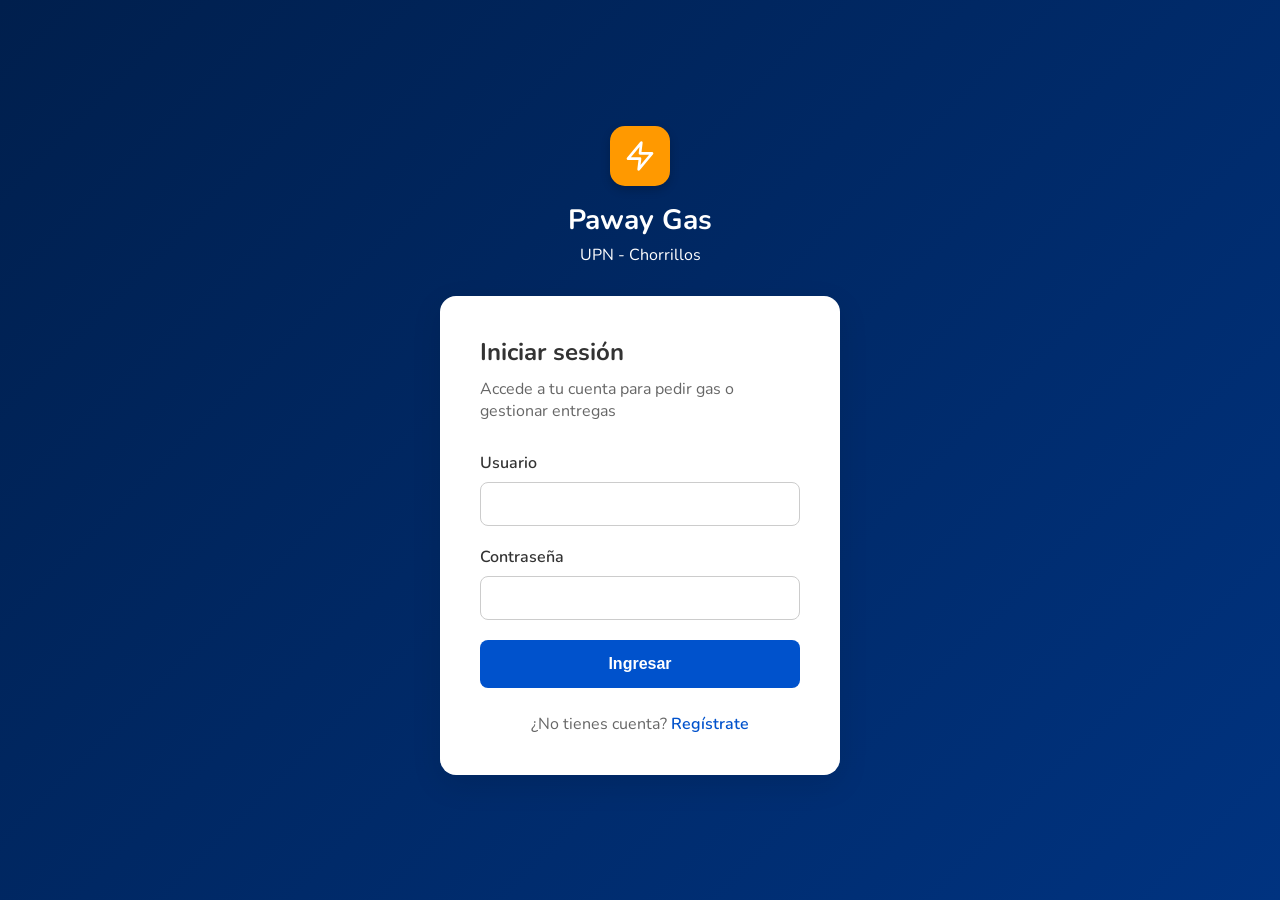
<file: src/main/resources/static/index.html>
<!DOCTYPE html>
<html lang="es">
<head>
    <meta charset="UTF-8">
    <meta name="viewport" content="width=device-width, initial-scale=1.0">
    <title>Paway Gas - Iniciar Sesión</title>
    <link rel="stylesheet" href="style.css">
    <link rel="stylesheet" href="responsive.css">
    <link href="https://fonts.googleapis.com/css2?family=Nunito:wght@400;600;700&display=swap" rel="stylesheet">
</head>
<body class="login-body">
    <div class="login-container">
        <div class="login-header">
            <div class="logo">
                <svg xmlns="http://www.w3.org/2000/svg" width="24" height="24" viewBox="0 0 24 24" fill="none" stroke="white" stroke-width="2" stroke-linecap="round" stroke-linejoin="round" class="feather feather-zap"><polygon points="13 2 3 14 12 14 11 22 21 10 12 10 13 2"></polygon></svg>
            </div>
            <h1>Paway Gas</h1>
            <p>UPN - Chorrillos</p>
        </div>
        <div class="login-form-card">
            <h2>Iniciar sesión</h2>
            <p>Accede a tu cuenta para pedir gas o gestionar entregas</p>
            <form action="#">
                <div class="form-group">
                    <label for="email">Usuario</label>
                    <input type="email" id="email" name="email" required>
                </div>
                <div class="form-group">
                    <label for="password">Contraseña</label>
                    <input type="password" id="password" name="password" required>
                </div>
                <button type="submit" class="btn-login">Ingresar</button>
            </form>
            <div class="register-link">
                <p>¿No tienes cuenta? <a href="#">Regístrate</a></p>
            </div>
        </div>
    </div>
</body>
</html>
</file>
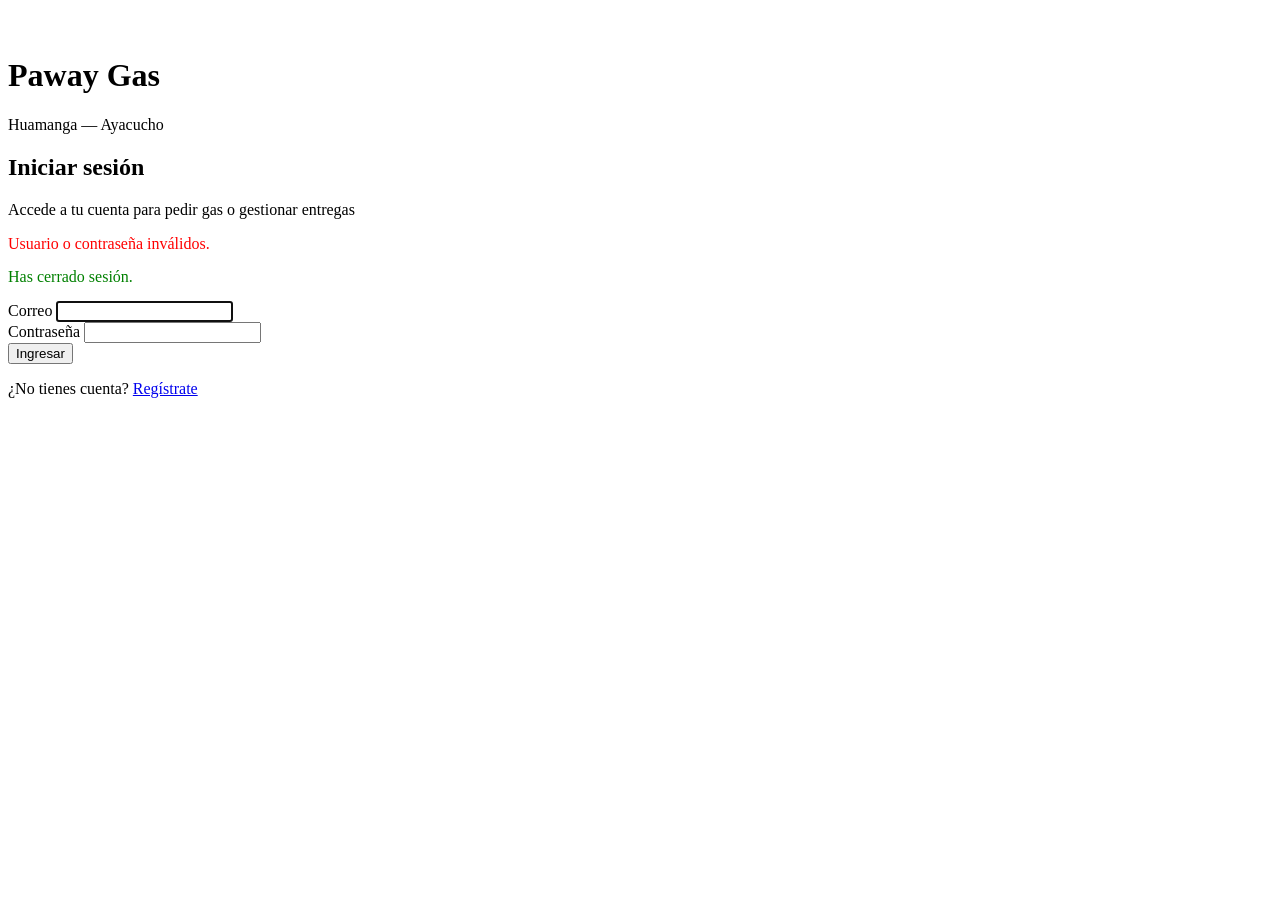
<file: src/main/resources/templates/index.html>
<!DOCTYPE html>
<html lang="es" xmlns:th="http://www.thymeleaf.org">
<head>
    <meta charset="UTF-8">
    <meta name="viewport" content="width=device-width, initial-scale=1.0">
    <title>Paway Gas - Iniciar Sesión</title>
    <link rel="stylesheet" th:href="@{/style.css}">
    <link rel="stylesheet" th:href="@{/responsive.css}">
    <link href="https://fonts.googleapis.com/css2?family=Nunito:wght@400;600;700&display=swap" rel="stylesheet">
</head>
<body class="login-body">
    <div class="login-container">
        <div class="login-header">
            <div class="logo">
                <svg xmlns="http://www.w3.org/2000/svg" width="24" height="24" viewBox="0 0 24 24" fill="none" stroke="white" stroke-width="2" stroke-linecap="round" stroke-linejoin="round" class="feather feather-zap"><polygon points="13 2 3 14 12 14 11 22 21 10 12 10 13 2"></polygon></svg>
            </div>
            <h1>Paway Gas</h1>
            <p>Huamanga — Ayacucho</p>
        </div>
        <div class="login-form-card">
            <h2>Iniciar sesión</h2>
            <p>Accede a tu cuenta para pedir gas o gestionar entregas</p>
            <div th:if="${param.error}" class="alert alert-danger" style="color: red; margin-bottom: 15px;">
                Usuario o contraseña inválidos.
            </div>
            <div th:if="${param.logout}" class="alert alert-success" style="color: green; margin-bottom: 15px;">
                Has cerrado sesión.
            </div>
            <form th:action="@{/login}" method="post">
                <div class="form-group">
                    <label for="username">Correo</label>
                    <input type="text" id="username" name="username" required autofocus="autofocus">
                </div>
                <div class="form-group">
                    <label for="password">Contraseña</label>
                    <input type="password" id="password" name="password" required>
                </div>
                <button type="submit" class="btn-login">Ingresar</button>
            </form>
            <div class="register-link">
                <p>¿No tienes cuenta? <a href="#">Regístrate</a></p>
            </div>
        </div>
    </div>
</body>
</html>
</file>
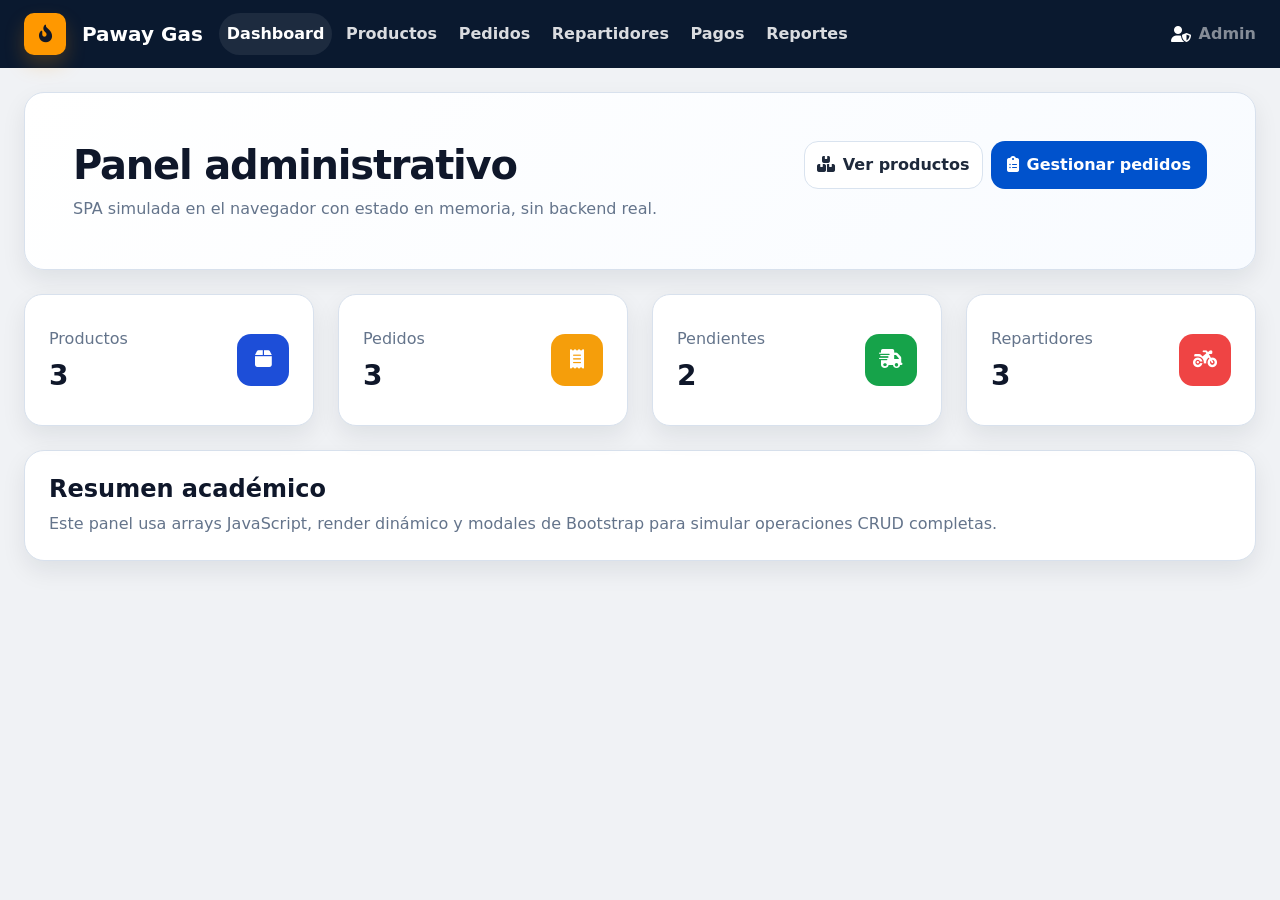
<file: src/main/resources/static/admin-panel.html>
<!DOCTYPE html>
<html lang="es">
<head>
  <meta charset="UTF-8" />
  <meta name="viewport" content="width=device-width, initial-scale=1.0" />
  <title>Paway Gas | Admin Panel</title>

  <!-- Bootstrap 5 para tablas, formularios, botones y modal -->
  <link href="https://cdn.jsdelivr.net/npm/bootstrap@5.3.3/dist/css/bootstrap.min.css" rel="stylesheet">
  <!-- FontAwesome para iconografía del panel -->
  <link href="https://cdnjs.cloudflare.com/ajax/libs/font-awesome/6.5.2/css/all.min.css" rel="stylesheet">

  <style>
    :root {
      --nav-bg: #0a192f;
      --page-bg: #f0f2f5;
      --card-border: #d8e1ed;
      --accent: #0052cc;
      --accent-2: #174ea6;
      --text-main: #0f172a;
      --text-muted: #64748b;
      --shadow-soft: 0 10px 25px rgba(15, 23, 42, 0.08);
    }

    * {
      box-sizing: border-box;
    }

    body {
      margin: 0;
      font-family: Inter, system-ui, -apple-system, BlinkMacSystemFont, "Segoe UI", sans-serif;
      background: var(--page-bg);
      color: var(--text-main);
    }

    /* Arquitectura SPA Fake: cada sección es una "vista" renderizada en el navegador.
       No hay rutas reales ni recarga completa; solo ocultamos y mostramos bloques. */
    .view {
      display: none;
      animation: fadeIn 0.18s ease-out;
    }

    .view.active {
      display: block;
    }

    @keyframes fadeIn {
      from { opacity: 0; transform: translateY(4px); }
      to { opacity: 1; transform: translateY(0); }
    }

    .topbar {
      background: var(--nav-bg);
      color: #fff;
      box-shadow: 0 2px 0 rgba(255,255,255,0.04);
    }

    .brand-badge {
      width: 42px;
      height: 42px;
      border-radius: 10px;
      background: #ff9800;
      display: inline-flex;
      align-items: center;
      justify-content: center;
      color: #111827;
      font-size: 1.1rem;
      box-shadow: 0 10px 20px rgba(255, 152, 0, 0.22);
    }

    .nav-link.app-link {
      color: rgba(255,255,255,.85);
      border-radius: 999px;
      margin-right: .35rem;
      padding: .55rem .95rem;
      font-weight: 600;
    }

    .nav-link.app-link:hover,
    .nav-link.app-link.active {
      background: rgba(255,255,255,.08);
      color: #fff;
    }

    .hero {
      background: linear-gradient(135deg, #ffffff 0%, #f8fbff 100%);
      border: 1px solid var(--card-border);
      border-radius: 20px;
      box-shadow: var(--shadow-soft);
    }

    .metric-card {
      background: #fff;
      border: 1px solid var(--card-border);
      border-radius: 18px;
      box-shadow: var(--shadow-soft);
      min-height: 132px;
    }

    .metric-icon {
      width: 52px;
      height: 52px;
      border-radius: 14px;
      display: inline-flex;
      align-items: center;
      justify-content: center;
      font-size: 1.2rem;
      color: #fff;
    }

    .metric-icon.blue { background: #1d4ed8; }
    .metric-icon.orange { background: #f59e0b; }
    .metric-icon.green { background: #16a34a; }
    .metric-icon.red { background: #ef4444; }

    .section-card {
      background: #fff;
      border: 1px solid var(--card-border);
      border-radius: 20px;
      box-shadow: var(--shadow-soft);
    }

    .table thead th {
      background: #f8fafc;
      color: #334155;
      font-weight: 700;
      border-bottom: 1px solid #e2e8f0 !important;
    }

    .table td, .table th {
      vertical-align: middle;
    }

    .search-input {
      border-radius: 14px;
      border: 1px solid #dbe3ee;
      padding: .78rem 1rem;
      box-shadow: inset 0 1px 2px rgba(15,23,42,.03);
    }

    .btn-accent {
      background: var(--accent);
      color: #fff;
      border: none;
      border-radius: 14px;
      padding: .75rem 1rem;
      font-weight: 700;
    }

    .btn-accent:hover {
      background: var(--accent-2);
      color: #fff;
    }

    .btn-soft {
      border-radius: 14px;
      border: 1px solid #d9e3ef;
      background: #fff;
      color: #1e293b;
      font-weight: 600;
    }

    .btn-soft:hover {
      background: #f8fafc;
    }

    .page-title {
      font-weight: 800;
      letter-spacing: -0.03em;
    }

    .subtle {
      color: var(--text-muted);
    }

    .status-badge {
      display: inline-flex;
      padding: .35rem .75rem;
      border-radius: 999px;
      font-size: .82rem;
      font-weight: 700;
    }

    .status-pendiente {
      background: #fff4db;
      color: #b45309;
    }

    .status-entregado {
      background: #dcfce7;
      color: #166534;
    }

    .table-actions button {
      width: 36px;
      height: 36px;
      border-radius: 10px;
      border: 1px solid #e2e8f0;
      background: #fff;
      transition: transform .15s ease, background .15s ease;
    }

    .table-actions button:hover {
      transform: translateY(-1px);
      background: #f8fafc;
    }

    .empty-state {
      padding: 2rem 1rem;
      text-align: center;
      color: var(--text-muted);
    }

    .modal-content {
      border: 0;
      border-radius: 20px;
      overflow: hidden;
      box-shadow: var(--shadow-soft);
    }

    .modal-header {
      background: #0f172a;
      color: #fff;
    }

    .form-label {
      font-weight: 700;
      color: #334155;
    }

    .form-control,
    .form-select {
      border-radius: 14px;
      border: 1px solid #d9e3ef;
      padding: .8rem .95rem;
    }

    .form-control:focus,
    .form-select:focus {
      box-shadow: 0 0 0 .2rem rgba(0, 82, 204, .12);
      border-color: #84aef5;
    }

    @media (max-width: 991.98px) {
      .navbar-collapse {
        padding-top: 1rem;
      }
      .nav-link.app-link {
        margin-right: 0;
        margin-bottom: .35rem;
      }
    }
  </style>
</head>
<body>
  <!-- Header oscuro principal del dashboard -->
  <nav class="navbar navbar-expand-lg topbar sticky-top">
    <div class="container-fluid px-3 px-lg-4">
      <a class="navbar-brand d-flex align-items-center gap-3 text-white fw-bold" href="#" onclick="showView('dashboardView')">
        <span class="brand-badge"><i class="fa-solid fa-fire-flame-curved"></i></span>
        <span>Paway Gas</span>
      </a>

      <button class="navbar-toggler border-0 shadow-none" type="button" data-bs-toggle="collapse" data-bs-target="#mainMenu" aria-controls="mainMenu" aria-expanded="false" aria-label="Menú">
        <span class="navbar-toggler-icon"></span>
      </button>

      <div class="collapse navbar-collapse" id="mainMenu">
        <ul class="navbar-nav me-auto mb-2 mb-lg-0">
          <li class="nav-item"><a class="nav-link app-link active" href="#" onclick="showView('dashboardView', this)">Dashboard</a></li>
          <li class="nav-item"><a class="nav-link app-link" href="#" onclick="showView('productosView', this)">Productos</a></li>
          <li class="nav-item"><a class="nav-link app-link" href="#" onclick="showView('pedidosView', this)">Pedidos</a></li>
          <li class="nav-item"><a class="nav-link app-link" href="#" onclick="showView('repartidoresView', this)">Repartidores</a></li>
          <li class="nav-item"><a class="nav-link app-link" href="#" onclick="showView('pagosView', this)">Pagos</a></li>
          <li class="nav-item"><a class="nav-link app-link" href="#" onclick="showView('reportesView', this)">Reportes</a></li>
        </ul>
        <div class="d-flex align-items-center text-white-50 fw-semibold">
          <i class="fa-solid fa-user-shield me-2 text-white"></i> Admin
        </div>
      </div>
    </div>
  </nav>

  <main class="container-fluid px-3 px-lg-4 py-4">
    <!-- DASHBOARD -->
    <section id="dashboardView" class="view active">
      <div class="hero p-4 p-lg-5 mb-4">
        <div class="d-flex flex-column flex-lg-row justify-content-between align-items-start gap-3">
          <div>
            <h1 class="page-title mb-2">Panel administrativo</h1>
            <p class="subtle mb-0">SPA simulada en el navegador con estado en memoria, sin backend real.</p>
          </div>
          <div class="d-flex gap-2 flex-wrap">
            <button class="btn btn-soft" onclick="showView('productosView')"><i class="fa-solid fa-boxes-stacked me-2"></i>Ver productos</button>
            <button class="btn btn-accent" onclick="showView('pedidosView')"><i class="fa-solid fa-clipboard-list me-2"></i>Gestionar pedidos</button>
          </div>
        </div>
      </div>

      <div class="row g-3 g-xl-4 mb-4">
        <div class="col-12 col-md-6 col-xl-3">
          <div class="metric-card p-4 d-flex align-items-center justify-content-between">
            <div>
              <div class="subtle mb-2">Productos</div>
              <h3 id="countProductos" class="mb-0 fw-bold">0</h3>
            </div>
            <span class="metric-icon blue"><i class="fa-solid fa-box"></i></span>
          </div>
        </div>
        <div class="col-12 col-md-6 col-xl-3">
          <div class="metric-card p-4 d-flex align-items-center justify-content-between">
            <div>
              <div class="subtle mb-2">Pedidos</div>
              <h3 id="countPedidos" class="mb-0 fw-bold">0</h3>
            </div>
            <span class="metric-icon orange"><i class="fa-solid fa-receipt"></i></span>
          </div>
        </div>
        <div class="col-12 col-md-6 col-xl-3">
          <div class="metric-card p-4 d-flex align-items-center justify-content-between">
            <div>
              <div class="subtle mb-2">Pendientes</div>
              <h3 id="countPendientes" class="mb-0 fw-bold">0</h3>
            </div>
            <span class="metric-icon green"><i class="fa-solid fa-truck-fast"></i></span>
          </div>
        </div>
        <div class="col-12 col-md-6 col-xl-3">
          <div class="metric-card p-4 d-flex align-items-center justify-content-between">
            <div>
              <div class="subtle mb-2">Repartidores</div>
              <h3 id="countRepartidores" class="mb-0 fw-bold">0</h3>
            </div>
            <span class="metric-icon red"><i class="fa-solid fa-motorcycle"></i></span>
          </div>
        </div>
      </div>

      <div class="section-card p-4">
        <h2 class="h4 fw-bold mb-2">Resumen académico</h2>
        <p class="subtle mb-0">Este panel usa arrays JavaScript, render dinámico y modales de Bootstrap para simular operaciones CRUD completas.</p>
      </div>
    </section>

    <!-- PRODUCTOS -->
    <section id="productosView" class="view">
      <div class="d-flex flex-column flex-md-row justify-content-between align-items-start align-items-md-center gap-3 mb-3">
        <div>
          <h1 class="page-title mb-1">Productos</h1>
          <p class="subtle mb-0">CRUD en memoria con búsqueda en tiempo real.</p>
        </div>
        <button class="btn btn-accent" onclick="openModal('producto')"><i class="fa-solid fa-plus me-2"></i>Agregar nuevo</button>
      </div>

      <div class="section-card p-3 p-lg-4 mb-4">
        <label class="form-label" for="buscarProducto">Buscar producto</label>
        <input type="text" id="buscarProducto" class="form-control search-input" placeholder="Escribe para filtrar..." onkeyup="renderProductos()">
      </div>

      <div class="section-card p-3 p-lg-4">
        <div class="table-responsive">
          <table class="table align-middle mb-0">
            <thead>
              <tr>
                <th style="width: 70px;">ID</th>
                <th>Nombre</th>
                <th style="width: 160px;">Precio</th>
                <th style="width: 120px;">Stock</th>
                <th style="width: 120px;">Acciones</th>
              </tr>
            </thead>
            <tbody id="tbodyProductos"></tbody>
          </table>
        </div>
      </div>
    </section>

    <!-- PEDIDOS -->
    <section id="pedidosView" class="view">
      <div class="d-flex flex-column flex-md-row justify-content-between align-items-start align-items-md-center gap-3 mb-3">
        <div>
          <h1 class="page-title mb-1">Pedidos</h1>
          <p class="subtle mb-0">Estados Pendiente / Entregado, con edición y eliminación en memoria.</p>
        </div>
        <button class="btn btn-accent" onclick="openModal('pedido')"><i class="fa-solid fa-plus me-2"></i>Agregar nuevo</button>
      </div>

      <div class="section-card p-3 p-lg-4 mb-4">
        <label class="form-label" for="buscarPedido">Buscar pedido</label>
        <input type="text" id="buscarPedido" class="form-control search-input" placeholder="Cliente, dirección o estado..." onkeyup="renderPedidos()">
      </div>

      <div class="section-card p-3 p-lg-4">
        <div class="table-responsive">
          <table class="table align-middle mb-0">
            <thead>
              <tr>
                <th style="width: 70px;">ID</th>
                <th>Cliente</th>
                <th>Dirección</th>
                <th style="width: 160px;">Estado</th>
                <th style="width: 140px;">Total</th>
                <th style="width: 120px;">Acciones</th>
              </tr>
            </thead>
            <tbody id="tbodyPedidos"></tbody>
          </table>
        </div>
      </div>
    </section>

    <!-- REPARTIDORES -->
    <section id="repartidoresView" class="view">
      <div class="d-flex flex-column flex-md-row justify-content-between align-items-start align-items-md-center gap-3 mb-3">
        <div>
          <h1 class="page-title mb-1">Repartidores</h1>
          <p class="subtle mb-0">Gestión de conductores y sus placas de vehículo.</p>
        </div>
        <button class="btn btn-accent" onclick="openModal('repartidor')"><i class="fa-solid fa-plus me-2"></i>Agregar nuevo</button>
      </div>

      <div class="section-card p-3 p-lg-4 mb-4">
        <label class="form-label" for="buscarRepartidor">Buscar repartidor</label>
        <input type="text" id="buscarRepartidor" class="form-control search-input" placeholder="Nombre, teléfono o placa..." onkeyup="renderRepartidores()">
      </div>

      <div class="section-card p-3 p-lg-4">
        <div class="table-responsive">
          <table class="table align-middle mb-0">
            <thead>
              <tr>
                <th style="width: 70px;">ID</th>
                <th>Nombre</th>
                <th style="width: 170px;">Teléfono</th>
                <th style="width: 160px;">Placa</th>
                <th style="width: 120px;">Acciones</th>
              </tr>
            </thead>
            <tbody id="tbodyRepartidores"></tbody>
          </table>
        </div>
      </div>
    </section>

    <!-- PAGOS -->
    <section id="pagosView" class="view">
      <div class="d-flex flex-column flex-md-row justify-content-between align-items-start align-items-md-center gap-3 mb-3">
        <div>
          <h1 class="page-title mb-1">Pagos</h1>
          <p class="subtle mb-0">Registro simulado de pagos asociados a pedidos.</p>
        </div>
        <button class="btn btn-accent" onclick="openModal('pago')"><i class="fa-solid fa-plus me-2"></i>Registrar pago</button>
      </div>

      <div class="row g-3 g-xl-4 mb-4">
        <div class="col-12 col-md-4">
          <div class="metric-card p-4 d-flex align-items-center justify-content-between">
            <div>
              <div class="subtle mb-2">Pagos registrados</div>
              <h3 id="countPagos" class="mb-0 fw-bold">0</h3>
            </div>
            <span class="metric-icon blue"><i class="fa-solid fa-money-bill-wave"></i></span>
          </div>
        </div>
        <div class="col-12 col-md-4">
          <div class="metric-card p-4 d-flex align-items-center justify-content-between">
            <div>
              <div class="subtle mb-2">Total recaudado</div>
              <h3 id="totalPagos" class="mb-0 fw-bold">S/ 0.00</h3>
            </div>
            <span class="metric-icon green"><i class="fa-solid fa-sack-dollar"></i></span>
          </div>
        </div>
        <div class="col-12 col-md-4">
          <div class="metric-card p-4 d-flex align-items-center justify-content-between">
            <div>
              <div class="subtle mb-2">Pago promedio</div>
              <h3 id="promedioPagos" class="mb-0 fw-bold">S/ 0.00</h3>
            </div>
            <span class="metric-icon orange"><i class="fa-solid fa-calculator"></i></span>
          </div>
        </div>
      </div>

      <div class="section-card p-3 p-lg-4 mb-4">
        <label class="form-label" for="buscarPago">Buscar pago</label>
        <input type="text" id="buscarPago" class="form-control search-input" placeholder="Pedido, método o monto..." onkeyup="renderPagos()">
      </div>

      <div class="section-card p-3 p-lg-4">
        <div class="table-responsive">
          <table class="table align-middle mb-0">
            <thead>
              <tr>
                <th style="width: 70px;">ID</th>
                <th>Pedido</th>
                <th style="width: 170px;">Método</th>
                <th style="width: 140px;">Monto</th>
                <th style="width: 120px;">Acciones</th>
              </tr>
            </thead>
            <tbody id="tbodyPagos"></tbody>
          </table>
        </div>
      </div>
    </section>

    <!-- REPORTES -->
    <section id="reportesView" class="view">
      <div class="d-flex flex-column flex-md-row justify-content-between align-items-start align-items-md-center gap-3 mb-3">
        <div>
          <h1 class="page-title mb-1">Reportes</h1>
          <p class="subtle mb-0">Resumen operativo generado desde los arrays en memoria.</p>
        </div>
        <button class="btn btn-soft" onclick="renderReportes()"><i class="fa-solid fa-rotate me-2"></i>Actualizar resumen</button>
      </div>

      <div class="section-card p-3 p-lg-4 mb-4">
        <div class="row g-3">
          <div class="col-12 col-md-6">
            <label class="form-label" for="reporteDesde">Desde</label>
            <input type="date" id="reporteDesde" class="form-control" onchange="renderReportes()">
          </div>
          <div class="col-12 col-md-6">
            <label class="form-label" for="reporteHasta">Hasta</label>
            <input type="date" id="reporteHasta" class="form-control" onchange="renderReportes()">
          </div>
        </div>
      </div>

      <div class="row g-3 g-xl-4 mb-4">
        <div class="col-12 col-lg-6">
          <div class="section-card p-4 h-100">
            <h2 class="h5 fw-bold mb-3">Resumen</h2>
            <div class="d-flex justify-content-between py-2 border-bottom"><span>Pedidos en el período</span><strong id="repPedidosPeriodo">0</strong></div>
            <div class="d-flex justify-content-between py-2 border-bottom"><span>Ventas totales (pagos)</span><strong id="repVentasPeriodo">S/ 0.00</strong></div>
            <div class="d-flex justify-content-between py-2"><span>Pedidos pendientes</span><strong id="repPendientes">0</strong></div>
          </div>
        </div>
        <div class="col-12 col-lg-6">
          <div class="section-card p-4 h-100">
            <h2 class="h5 fw-bold mb-3">Entregas por repartidor</h2>
            <div class="table-responsive">
              <table class="table align-middle mb-0">
                <thead>
                  <tr>
                    <th>Repartidor</th>
                    <th>Entregados</th>
                    <th>Total S/.</th>
                  </tr>
                </thead>
                <tbody id="tbodyReporteRepartidores"></tbody>
              </table>
            </div>
          </div>
        </div>
      </div>

      <div class="section-card p-3 p-lg-4">
        <h2 class="h5 fw-bold mb-3">Pedidos dentro del período</h2>
        <div class="table-responsive">
          <table class="table align-middle mb-0">
            <thead>
              <tr>
                <th>Cliente</th>
                <th>Estado</th>
                <th>Total</th>
              </tr>
            </thead>
            <tbody id="tbodyReportePedidos"></tbody>
          </table>
        </div>
      </div>
    </section>
  </main>

  <!-- Modal inteligente: el mismo modal sirve para crear y editar.
       La clave está en el hidden #entidadId y en #entidadTipo. -->
  <div class="modal fade" id="crudModal" tabindex="-1" aria-hidden="true">
    <div class="modal-dialog modal-dialog-centered modal-lg">
      <div class="modal-content">
        <div class="modal-header">
          <div>
            <h5 class="modal-title fw-bold mb-0" id="modalTitle">Agregar</h5>
            <small class="opacity-75" id="modalSubtitle">Completa el formulario y guarda en memoria.</small>
          </div>
          <button type="button" class="btn-close btn-close-white" data-bs-dismiss="modal" aria-label="Cerrar"></button>
        </div>
        <div class="modal-body p-4">
          <form id="crudForm">
            <input type="hidden" id="entidadId" />
            <input type="hidden" id="entidadTipo" />

            <div id="camposProducto" class="row g-3 d-none">
              <div class="col-md-6">
                <label class="form-label" for="productoNombre">Nombre</label>
                <input type="text" id="productoNombre" class="form-control" required>
              </div>
              <div class="col-md-3">
                <label class="form-label" for="productoPrecio">Precio</label>
                <input type="number" step="0.01" min="0" id="productoPrecio" class="form-control" required>
              </div>
              <div class="col-md-3">
                <label class="form-label" for="productoStock">Stock</label>
                <input type="number" min="0" id="productoStock" class="form-control" required>
              </div>
            </div>

            <div id="camposPedido" class="row g-3 d-none">
              <div class="col-md-6">
                <label class="form-label" for="pedidoCliente">Cliente</label>
                <input type="text" id="pedidoCliente" class="form-control" required>
              </div>
              <div class="col-md-6">
                <label class="form-label" for="pedidoDireccion">Dirección</label>
                <input type="text" id="pedidoDireccion" class="form-control" required>
              </div>
              <div class="col-md-4">
                <label class="form-label" for="pedidoEstado">Estado</label>
                <select id="pedidoEstado" class="form-select" required>
                  <option value="Pendiente">Pendiente</option>
                  <option value="Entregado">Entregado</option>
                </select>
              </div>
              <div class="col-md-4">
                <label class="form-label" for="pedidoTotal">Total</label>
                <input type="number" step="0.01" min="0" id="pedidoTotal" class="form-control" required>
              </div>
            </div>

            <div id="camposRepartidor" class="row g-3 d-none">
              <div class="col-md-4">
                <label class="form-label" for="repartidorNombre">Nombre</label>
                <input type="text" id="repartidorNombre" class="form-control" required>
              </div>
              <div class="col-md-4">
                <label class="form-label" for="repartidorTelefono">Teléfono</label>
                <input type="text" id="repartidorTelefono" class="form-control" required>
              </div>
              <div class="col-md-4">
                <label class="form-label" for="repartidorPlaca">Placa del vehículo</label>
                <input type="text" id="repartidorPlaca" class="form-control" required>
              </div>
            </div>
          </form>
        </div>
        <div class="modal-footer px-4 pb-4 pt-0 border-0">
          <button type="button" class="btn btn-soft" data-bs-dismiss="modal">Cancelar</button>
          <button type="button" class="btn btn-accent" onclick="saveEntidad()"><i class="fa-solid fa-floppy-disk me-2"></i>Guardar</button>
        </div>
      </div>
    </div>
  </div>

  <script src="https://cdn.jsdelivr.net/npm/bootstrap@5.3.3/dist/js/bootstrap.bundle.min.js"></script>
  <script>
    /* ===============================
       Estado en Memoria
       ===============================
       Estas colecciones simulan una base de datos, pero viven solo en RAM.
       Al recargar la página se reinician, lo cual es perfecto para una SPA
       académica sin backend real.
    */
    let productos = [
      { id: 1, nombre: 'Balón de Gas 10kg', precio: 45.00, stock: 48 },
      { id: 2, nombre: 'Balón de Gas 15kg', precio: 65.00, stock: 30 },
      { id: 3, nombre: 'Balón de Gas 5kg', precio: 28.00, stock: 39 }
    ];

    let pedidos = [
      { id: 1, cliente: 'Antony', direccion: 'Av. Principal 123', estado: 'Pendiente', total: 90.00 },
      { id: 2, cliente: 'María Quispe', direccion: 'Jr. Los Robles 456', estado: 'Entregado', total: 28.00 },
      { id: 3, cliente: 'Carlos López', direccion: 'Psje. Los Nardos 789', estado: 'Pendiente', total: 65.00 }
    ];

    let repartidores = [
      { id: 1, nombre: 'Luis Pérez', telefono: '999-111-222', placa: 'ABC-123' },
      { id: 2, nombre: 'Rosa Medina', telefono: '988-222-333', placa: 'DEF-456' },
      { id: 3, nombre: 'Kevin Torres', telefono: '977-333-444', placa: 'GHI-789' }
    ];

    let pagos = [
      { id: 1, pedido: 'Pedido #1 - Antony', metodo: 'Efectivo', monto: 90.00 },
      { id: 2, pedido: 'Pedido #2 - María Quispe', metodo: 'Yape', monto: 28.00 },
      { id: 3, pedido: 'Pedido #3 - Carlos López', metodo: 'Transferencia', monto: 65.00 }
    ];

    let modalInstance = null;

    const modal = document.getElementById('crudModal');
    const modalTitle = document.getElementById('modalTitle');
    const modalSubtitle = document.getElementById('modalSubtitle');
    const entidadId = document.getElementById('entidadId');
    const entidadTipo = document.getElementById('entidadTipo');

    const camposProducto = document.getElementById('camposProducto');
    const camposPedido = document.getElementById('camposPedido');
    const camposRepartidor = document.getElementById('camposRepartidor');

    const bootstrapModal = () => {
      if (!modalInstance) modalInstance = new bootstrap.Modal(modal);
      return modalInstance;
    };

    /* ===============================
       Navegación SPA Fake
       ===============================
       Solo mostramos la vista activa; las demás quedan ocultas.
       Esto simula una SPA real sin usar frameworks.
    */
    function showView(viewId, linkElement = null) {
      document.querySelectorAll('.view').forEach(view => view.classList.remove('active'));
      document.getElementById(viewId).classList.add('active');

      document.querySelectorAll('.nav-link.app-link').forEach(link => link.classList.remove('active'));
      if (linkElement) linkElement.classList.add('active');
    }

    function money(value) {
      return new Intl.NumberFormat('es-PE', { style: 'currency', currency: 'PEN' }).format(value);
    }

    function setVisibleFields(tipo) {
      camposProducto.classList.add('d-none');
      camposPedido.classList.add('d-none');
      camposRepartidor.classList.add('d-none');

      if (tipo === 'producto') camposProducto.classList.remove('d-none');
      if (tipo === 'pedido') camposPedido.classList.remove('d-none');
      if (tipo === 'repartidor') camposRepartidor.classList.remove('d-none');
    }

    /* ===============================
       Lógica del Modal Inteligente
       ===============================
       Un solo modal para crear y editar.
       - entidadId vacío  => INSERT
       - entidadId con valor => UPDATE
       El campo oculto entidadTipo define qué array modificar.
    */
    function openModal(tipo, id = null) {
      entidadTipo.value = tipo;
      entidadId.value = id ?? '';
      setVisibleFields(tipo);

      const isEdit = id !== null;
      modalTitle.textContent = isEdit ? `Editar ${labelTipo(tipo)}` : `Agregar ${labelTipo(tipo)}`;
      modalSubtitle.textContent = isEdit ? 'Actualiza los campos y guarda el cambio en memoria.' : 'Completa el formulario y agrega el registro al array.';

      clearFields(tipo);
      if (isEdit) fillModal(tipo, id);
      bootstrapModal().show();
    }

    function labelTipo(tipo) {
      return tipo === 'producto' ? 'Producto' : tipo === 'pedido' ? 'Pedido' : 'Repartidor';
    }

    function clearFields(tipo) {
      document.getElementById('crudForm').reset();
      if (tipo === 'producto') {
        document.getElementById('productoNombre').value = '';
        document.getElementById('productoPrecio').value = '';
        document.getElementById('productoStock').value = '';
      }
      if (tipo === 'pedido') {
        document.getElementById('pedidoCliente').value = '';
        document.getElementById('pedidoDireccion').value = '';
        document.getElementById('pedidoEstado').value = 'Pendiente';
        document.getElementById('pedidoTotal').value = '';
      }
      if (tipo === 'repartidor') {
        document.getElementById('repartidorNombre').value = '';
        document.getElementById('repartidorTelefono').value = '';
        document.getElementById('repartidorPlaca').value = '';
      }
    }

    function fillModal(tipo, id) {
      const item = getArrayByType(tipo).find(elemento => elemento.id === id);
      if (!item) return;

      if (tipo === 'producto') {
        document.getElementById('productoNombre').value = item.nombre;
        document.getElementById('productoPrecio').value = item.precio;
        document.getElementById('productoStock').value = item.stock;
      }

      if (tipo === 'pedido') {
        document.getElementById('pedidoCliente').value = item.cliente;
        document.getElementById('pedidoDireccion').value = item.direccion;
        document.getElementById('pedidoEstado').value = item.estado;
        document.getElementById('pedidoTotal').value = item.total;
      }

      if (tipo === 'repartidor') {
        document.getElementById('repartidorNombre').value = item.nombre;
        document.getElementById('repartidorTelefono').value = item.telefono;
        document.getElementById('repartidorPlaca').value = item.placa;
      }
    }

    function getArrayByType(tipo) {
      if (tipo === 'producto') return productos;
      if (tipo === 'pedido') return pedidos;
      if (tipo === 'pago') return pagos;
      return repartidores;
    }

    function saveEntidad() {
      const tipo = entidadTipo.value;
      const id = entidadId.value ? Number(entidadId.value) : null;
      const arr = getArrayByType(tipo);

      if (tipo === 'producto') {
        const nombre = document.getElementById('productoNombre').value.trim();
        const precio = Number(document.getElementById('productoPrecio').value);
        const stock = Number(document.getElementById('productoStock').value);
        const payload = { nombre, precio, stock };
        persistEntidad(arr, tipo, id, payload);
      }

      if (tipo === 'pedido') {
        const cliente = document.getElementById('pedidoCliente').value.trim();
        const direccion = document.getElementById('pedidoDireccion').value.trim();
        const estado = document.getElementById('pedidoEstado').value;
        const total = Number(document.getElementById('pedidoTotal').value);
        const payload = { cliente, direccion, estado, total };
        persistEntidad(arr, tipo, id, payload);
      }

      if (tipo === 'repartidor') {
        const nombre = document.getElementById('repartidorNombre').value.trim();
        const telefono = document.getElementById('repartidorTelefono').value.trim();
        const placa = document.getElementById('repartidorPlaca').value.trim();
        const payload = { nombre, telefono, placa };
        persistEntidad(arr, tipo, id, payload);
      }

      if (tipo === 'pago') {
        const pedido = document.getElementById('pagoPedido').value.trim();
        const metodo = document.getElementById('pagoMetodo').value;
        const monto = Number(document.getElementById('pagoMonto').value);
        const payload = { pedido, metodo, monto };
        persistEntidad(arr, tipo, id, payload);
      }

      bootstrapModal().hide();
    }

    /* ===============================
       Manipulación del DOM
       ===============================
       Aquí convertimos los arrays a HTML usando Template Literals y los inyectamos
       directamente en cada <tbody>.
    */
    function persistEntidad(arr, tipo, id, payload) {
      if (id) {
        const index = arr.findIndex(item => item.id === id);
        arr[index] = { ...arr[index], ...payload };
      } else {
        const nextId = arr.length ? Math.max(...arr.map(item => item.id)) + 1 : 1;
        arr.unshift({ id: nextId, ...payload });
      }

      renderAll();
    }

    function deleteEntidad(tipo, id) {
      const mensaje = `¿Seguro que deseas eliminar este ${labelTipo(tipo).toLowerCase()}?`;
      if (!confirm(mensaje)) return;

      const arr = getArrayByType(tipo);
      const index = arr.findIndex(item => item.id === id);
      if (index !== -1) {
        arr.splice(index, 1);
      }
      renderAll();
    }

    function renderProductos() {
      const filtro = document.getElementById('buscarProducto').value.toLowerCase();
      const data = productos.filter(item =>
        item.nombre.toLowerCase().includes(filtro)
      );

      const tbody = document.getElementById('tbodyProductos');
      tbody.innerHTML = data.length ? data.map(producto => `
        <tr>
          <td>${producto.id}</td>
          <td><strong>${producto.nombre}</strong></td>
          <td>${money(producto.precio)}</td>
          <td>${producto.stock}</td>
          <td>
            <div class="table-actions d-flex gap-2">
              <button type="button" title="Editar" onclick="openModal('producto', ${producto.id})"><i class="fa-solid fa-pen text-primary"></i></button>
              <button type="button" title="Eliminar" onclick="deleteEntidad('producto', ${producto.id})"><i class="fa-solid fa-trash text-danger"></i></button>
            </div>
          </td>
        </tr>
      `).join('') : `<tr><td colspan="5"><div class="empty-state">No hay productos que coincidan con la búsqueda.</div></td></tr>`;
    }

    function renderPedidos() {
      const filtro = document.getElementById('buscarPedido').value.toLowerCase();
      const data = pedidos.filter(item =>
        item.cliente.toLowerCase().includes(filtro) ||
        item.direccion.toLowerCase().includes(filtro) ||
        item.estado.toLowerCase().includes(filtro)
      );

      const tbody = document.getElementById('tbodyPedidos');
      tbody.innerHTML = data.length ? data.map(pedido => `
        <tr>
          <td>${pedido.id}</td>
          <td><strong>${pedido.cliente}</strong></td>
          <td>${pedido.direccion}</td>
          <td><span class="status-badge ${pedido.estado === 'Entregado' ? 'status-entregado' : 'status-pendiente'}">${pedido.estado}</span></td>
          <td>${money(pedido.total)}</td>
          <td>
            <div class="table-actions d-flex gap-2">
              <button type="button" title="Editar" onclick="openModal('pedido', ${pedido.id})"><i class="fa-solid fa-pen text-primary"></i></button>
              <button type="button" title="Eliminar" onclick="deleteEntidad('pedido', ${pedido.id})"><i class="fa-solid fa-trash text-danger"></i></button>
            </div>
          </td>
        </tr>
      `).join('') : `<tr><td colspan="6"><div class="empty-state">No hay pedidos que coincidan con la búsqueda.</div></td></tr>`;
    }

    function renderRepartidores() {
      const filtro = document.getElementById('buscarRepartidor').value.toLowerCase();
      const data = repartidores.filter(item =>
        item.nombre.toLowerCase().includes(filtro) ||
        item.telefono.toLowerCase().includes(filtro) ||
        item.placa.toLowerCase().includes(filtro)
      );

      const tbody = document.getElementById('tbodyRepartidores');
      tbody.innerHTML = data.length ? data.map(repartidor => `
        <tr>
          <td>${repartidor.id}</td>
          <td><strong>${repartidor.nombre}</strong></td>
          <td>${repartidor.telefono}</td>
          <td>${repartidor.placa}</td>
          <td>
            <div class="table-actions d-flex gap-2">
              <button type="button" title="Editar" onclick="openModal('repartidor', ${repartidor.id})"><i class="fa-solid fa-pen text-primary"></i></button>
              <button type="button" title="Eliminar" onclick="deleteEntidad('repartidor', ${repartidor.id})"><i class="fa-solid fa-trash text-danger"></i></button>
            </div>
          </td>
        </tr>
      `).join('') : `<tr><td colspan="5"><div class="empty-state">No hay repartidores que coincidan con la búsqueda.</div></td></tr>`;
    }

    function renderPagos() {
      const filtro = document.getElementById('buscarPago').value.toLowerCase();
      const data = pagos.filter(item =>
        item.pedido.toLowerCase().includes(filtro) ||
        item.metodo.toLowerCase().includes(filtro) ||
        String(item.monto).includes(filtro)
      );

      const total = pagos.reduce((acumulado, item) => acumulado + item.monto, 0);
      const promedio = pagos.length ? total / pagos.length : 0;

      document.getElementById('countPagos').textContent = pagos.length;
      document.getElementById('totalPagos').textContent = money(total);
      document.getElementById('promedioPagos').textContent = money(promedio);

      const tbody = document.getElementById('tbodyPagos');
      tbody.innerHTML = data.length ? data.map(pago => `
        <tr>
          <td>${pago.id}</td>
          <td><strong>${pago.pedido}</strong></td>
          <td>${pago.metodo}</td>
          <td>${money(pago.monto)}</td>
          <td>
            <div class="table-actions d-flex gap-2">
              <button type="button" title="Editar" onclick="openModal('pago', ${pago.id})"><i class="fa-solid fa-pen text-primary"></i></button>
              <button type="button" title="Eliminar" onclick="deleteEntidad('pago', ${pago.id})"><i class="fa-solid fa-trash text-danger"></i></button>
            </div>
          </td>
        </tr>
      `).join('') : `<tr><td colspan="5"><div class="empty-state">No hay pagos que coincidan con la búsqueda.</div></td></tr>`;
    }

    function getReportFilteredPedidos() {
      const desde = document.getElementById('reporteDesde').value;
      const hasta = document.getElementById('reporteHasta').value;

      return pedidos.filter(pedido => {
        const fechaSimulada = new Date('2026-06-30T00:00:00');
        const fechaMin = desde ? new Date(`${desde}T00:00:00`) : null;
        const fechaMax = hasta ? new Date(`${hasta}T23:59:59`) : null;

        if (fechaMin && fechaSimulada < fechaMin) return false;
        if (fechaMax && fechaSimulada > fechaMax) return false;
        return true;
      });
    }

    function renderReportes() {
      const pedidosFiltrados = getReportFilteredPedidos();
      const pedidosPendientes = pedidos.filter(pedido => pedido.estado === 'Pendiente').length;
      const totalVentas = pagos.reduce((acumulado, item) => acumulado + item.monto, 0);

      document.getElementById('repPedidosPeriodo').textContent = pedidosFiltrados.length;
      document.getElementById('repVentasPeriodo').textContent = money(totalVentas);
      document.getElementById('repPendientes').textContent = pedidosPendientes;

      const tbodyPedidos = document.getElementById('tbodyReportePedidos');
      tbodyPedidos.innerHTML = pedidosFiltrados.length ? pedidosFiltrados.map(pedido => `
        <tr>
          <td><strong>${pedido.cliente}</strong></td>
          <td><span class="status-badge ${pedido.estado === 'Entregado' ? 'status-entregado' : 'status-pendiente'}">${pedido.estado}</span></td>
          <td>${money(pedido.total)}</td>
        </tr>
      `).join('') : `<tr><td colspan="3"><div class="empty-state">Sin pedidos en el período seleccionado.</div></td></tr>`;

      const entregasPorRepartidor = repartidores.map((repartidor, index) => ({
        nombre: repartidor.nombre,
        entregados: index < pedidosFiltrados.length ? 1 : 0,
        total: index < pagos.length ? pagos[index].monto : 0
      }));

      const tbodyRepartidores = document.getElementById('tbodyReporteRepartidores');
      tbodyRepartidores.innerHTML = entregasPorRepartidor.length ? entregasPorRepartidor.map(item => `
        <tr>
          <td><strong>${item.nombre}</strong></td>
          <td>${item.entregados}</td>
          <td>${money(item.total)}</td>
        </tr>
      `).join('') : `<tr><td colspan="3"><div class="empty-state">Sin entregas registradas.</div></td></tr>`;
    }

    function renderDashboard() {
      document.getElementById('countProductos').textContent = productos.length;
      document.getElementById('countPedidos').textContent = pedidos.length;
      document.getElementById('countPendientes').textContent = pedidos.filter(pedido => pedido.estado === 'Pendiente').length;
      document.getElementById('countRepartidores').textContent = repartidores.length;
    }

    function renderAll() {
      renderDashboard();
      renderProductos();
      renderPedidos();
      renderRepartidores();
      renderPagos();
      renderReportes();
    }

    // Campos extra del modal para la entidad pago.
    const pagosCampos = document.createElement('div');
    pagosCampos.id = 'camposPago';
    pagosCampos.className = 'row g-3 d-none';
    pagosCampos.innerHTML = `
      <div class="col-md-6">
        <label class="form-label" for="pagoPedido">Pedido</label>
        <input type="text" id="pagoPedido" class="form-control" required>
      </div>
      <div class="col-md-3">
        <label class="form-label" for="pagoMetodo">Método</label>
        <select id="pagoMetodo" class="form-select" required>
          <option value="Efectivo">Efectivo</option>
          <option value="Yape">Yape</option>
          <option value="Transferencia">Transferencia</option>
        </select>
      </div>
      <div class="col-md-3">
        <label class="form-label" for="pagoMonto">Monto</label>
        <input type="number" step="0.01" min="0" id="pagoMonto" class="form-control" required>
      </div>
    `;
    document.getElementById('crudForm').appendChild(pagosCampos);

    const originalSetVisibleFields = setVisibleFields;
    setVisibleFields = function(tipo) {
      originalSetVisibleFields(tipo);
      pagosCampos.classList.add('d-none');
      if (tipo === 'pago') pagosCampos.classList.remove('d-none');
    };

    const originalClearFields = clearFields;
    clearFields = function(tipo) {
      originalClearFields(tipo);
      if (tipo === 'pago') {
        document.getElementById('pagoPedido').value = '';
        document.getElementById('pagoMetodo').value = 'Efectivo';
        document.getElementById('pagoMonto').value = '';
      }
    };

    const originalFillModal = fillModal;
    fillModal = function(tipo, id) {
      originalFillModal(tipo, id);
      if (tipo === 'pago') {
        const item = pagos.find(elemento => elemento.id === id);
        if (!item) return;
        document.getElementById('pagoPedido').value = item.pedido;
        document.getElementById('pagoMetodo').value = item.metodo;
        document.getElementById('pagoMonto').value = item.monto;
      }
    };

    // Inicialización de la SPA fake al cargar la página.
    document.addEventListener('DOMContentLoaded', () => {
      renderAll();
      showView('dashboardView', document.querySelector('.nav-link.app-link.active'));
    });
  </script>
</body>
</html>
</file>
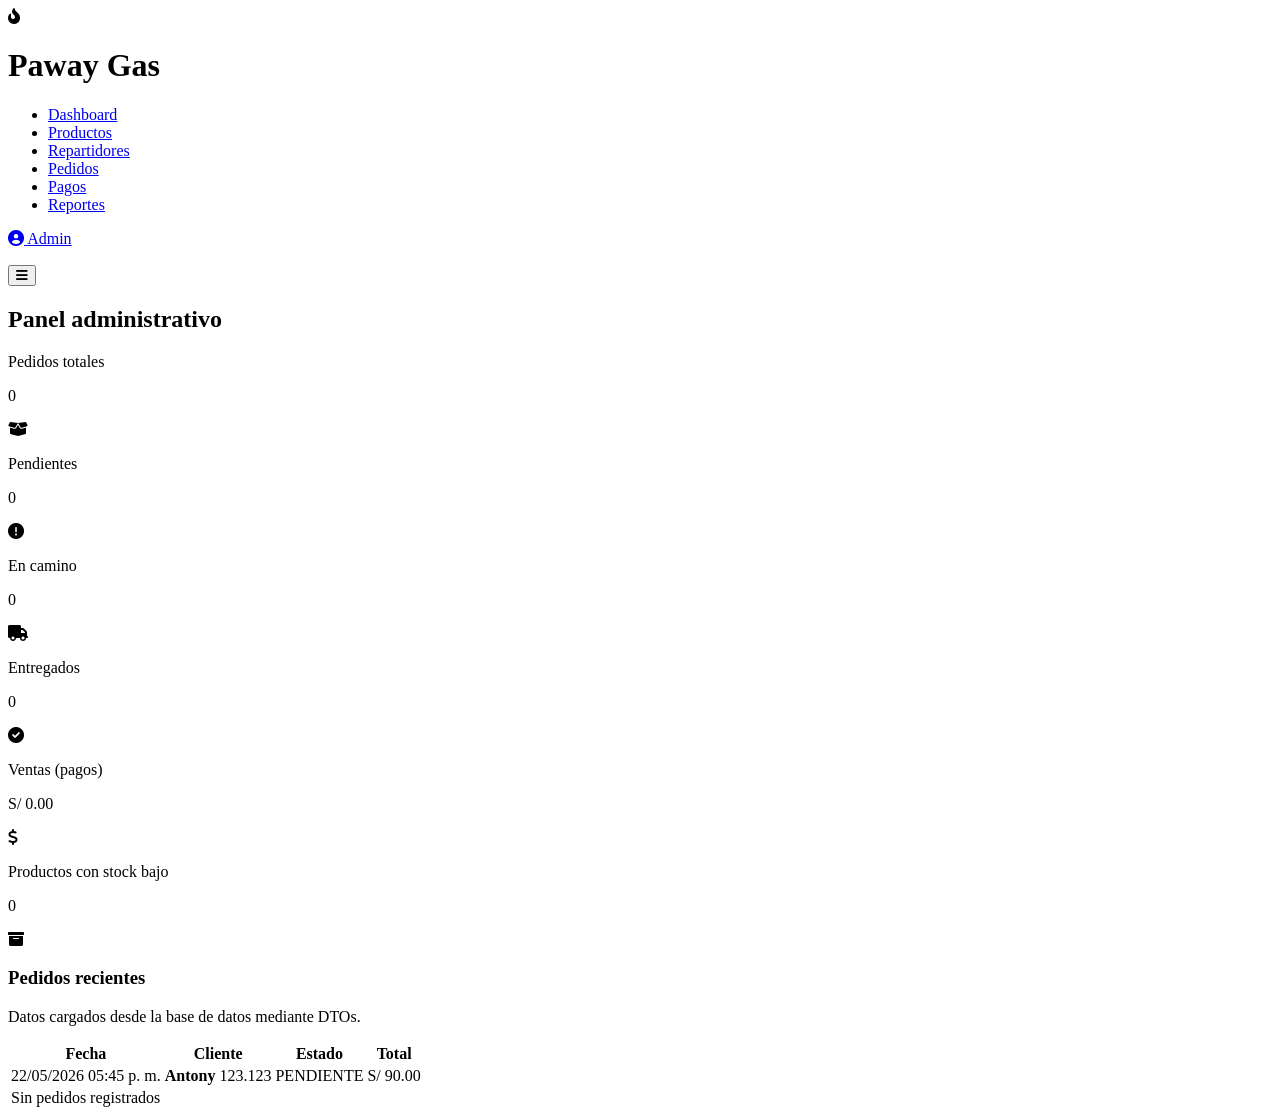
<file: src/main/resources/templates/dashboard.html>
<!DOCTYPE html>
<html lang="es" xmlns:th="http://www.thymeleaf.org">
<head>
    <meta charset="UTF-8">
    <meta name="viewport" content="width=device-width, initial-scale=1.0">
    <title>Dashboard - Paway Gas</title>
    <link rel="stylesheet" th:href="@{/style.css}">
    <link rel="stylesheet" th:href="@{/responsive.css}">
    <link href="https://fonts.googleapis.com/css2?family=Nunito:wght@400;600;700&display=swap" rel="stylesheet">
    <link rel="stylesheet" href="https://cdnjs.cloudflare.com/ajax/libs/font-awesome/6.0.0-beta3/css/all.min.css">
</head>
<body>
    <header class="top-nav">
        <div class="nav-left">
            <div class="logo">
                <i class="fas fa-fire-alt"></i>
            </div>
            <h1>Paway Gas</h1>
            <nav class="main-nav">
                <ul>
                    <li><a href="#" class="active">Dashboard</a></li>
                    <li><a href="#">Productos</a></li>
                    <li><a href="#">Repartidores</a></li>
                    <li><a href="#">Pedidos</a></li>
                    <li><a href="#">Pagos</a></li>
                    <li><a href="#">Reportes</a></li>
                </ul>
            </nav>
        </div>
        <div class="nav-right">
            <a href="#" class="admin-link">
                <i class="fas fa-user-circle"></i>
                <span>Admin</span>
            </a>
            <form th:action="@{/logout}" method="post" style="display: inline;">
                <button type="submit" class="logout-link" style="background:none; border:none; color:white; cursor:pointer; display:flex; align-items:center;">
                    <i class="fas fa-sign-out-alt"></i>
                    <span>Salir</span>
                </button>
            </form>
        </div>
        <button class="mobile-menu-toggle">
            <i class="fas fa-bars"></i>
        </button>
    </header>

    <main class="main-content">
        <h2 class="main-title">Panel administrativo</h2>
        <div class="dashboard-grid">
            <div class="card">
                <div class="card-content">
                    <p class="card-title">Pedidos totales</p>
                    <p class="card-value" th:text="${stats.totalOrders}">0</p>
                </div>
                <div class="card-icon">
                    <i class="fas fa-box-open"></i>
                </div>
            </div>
            <div class="card">
                <div class="card-content">
                    <p class="card-title">Pendientes</p>
                    <p class="card-value" th:text="${stats.pendingOrders}">0</p>
                </div>
                <div class="card-icon warning">
                    <i class="fas fa-exclamation-circle"></i>
                </div>
            </div>
            <div class="card">
                <div class="card-content">
                    <p class="card-title">En camino</p>
                    <p class="card-value" th:text="${stats.inTransitOrders}">0</p>
                </div>
                <div class="card-icon shipping">
                    <i class="fas fa-truck"></i>
                </div>
            </div>
            <div class="card">
                <div class="card-content">
                    <p class="card-title">Entregados</p>
                    <p class="card-value" th:text="${stats.deliveredOrders}">0</p>
                </div>
                <div class="card-icon success">
                    <i class="fas fa-check-circle"></i>
                </div>
            </div>
            <div class="card">
                <div class="card-content">
                    <p class="card-title">Ventas (pagos)</p>
                    <p class="card-value" th:text="'S/ ' + ${#numbers.formatDecimal(stats.totalSales, 1, 'COMMA', 2, 'POINT')}">S/ 0.00</p>
                </div>
                <div class="card-icon sales">
                    <i class="fas fa-dollar-sign"></i>
                </div>
            </div>
            <div class="card">
                <div class="card-content">
                    <p class="card-title">Productos con stock bajo</p>
                    <p class="card-value" th:text="${stats.lowStockProducts}">0</p>
                </div>
                <div class="card-icon danger">
                    <i class="fas fa-archive"></i>
                </div>
            </div>
        </div>

        <section class="orders-section">
            <div class="section-header">
                <h3 class="section-title">Pedidos recientes</h3>
                <p class="section-subtitle">Datos cargados desde la base de datos mediante DTOs.</p>
            </div>
            <div class="table-card">
                <table class="orders-table">
                    <thead>
                        <tr>
                            <th>Fecha</th>
                            <th>Cliente</th>
                            <th>Estado</th>
                            <th>Total</th>
                        </tr>
                    </thead>
                    <tbody>
                        <tr th:each="pedido : ${pedidos}">
                            <td data-label="Fecha" th:text="${#temporals.format(pedido.fechaPedido, 'dd/MM/yyyy HH:mm')}">22/05/2026 05:45 p. m.</td>
                            <td data-label="Cliente">
                                <strong th:text="${pedido.cliente.nombreCompleto}">Antony</strong>
                                <span th:text="${pedido.cliente.telefono}">123.123</span>
                            </td>
                            <td data-label="Estado">
                                <span class="status-badge" th:text="${pedido.estado}">PENDIENTE</span>
                            </td>
                            <td data-label="Total" th:text="${'S/ ' + #numbers.formatDecimal(pedido.total, 1, 'COMMA', 2, 'POINT')}">S/ 90.00</td>
                        </tr>
                        <tr th:if="${#lists.isEmpty(pedidos)}">
                            <td colspan="4" class="empty-state">Sin pedidos registrados</td>
                        </tr>
                    </tbody>
                </table>
            </div>
        </section>
    </main>
    <script>
        document.addEventListener('DOMContentLoaded', function () {
            const menuToggle = document.querySelector('.mobile-menu-toggle');
            const mainNav = document.querySelector('.main-nav');

            if (menuToggle && mainNav) {
                menuToggle.addEventListener('click', function () {
                    mainNav.classList.toggle('active');
                });
            }
        });
    </script>
</body>
</html>
</file>
<file: src/main/resources/static/style.css>
/* Estilos Generales y Variables */
:root {
    --primary-color: #0052cc;
    --nav-background: #0a192f;
    --body-background: #f0f2f5;
    --card-background: #ffffff;
    --text-primary: #333333;
    --text-secondary: #666666;
    --text-light: #ffffff;
    --icon-default: #6c757d;
    --icon-warning: #f39c12;
    --icon-shipping: #3498db;
    --icon-success: #2ecc71;
    --icon-sales: #0052cc;
    --icon-danger: #e74c3c;
    --font-family: 'Nunito', sans-serif;
    --background-gradient: linear-gradient(135deg, #001f4d, #003380);
    --input-border: #cccccc;
    --input-focus-border: #0052cc;
}

/* Reseteo básico */
* {
    margin: 0;
    padding: 0;
    box-sizing: border-box;
}

body {
    font-family: var(--font-family);
    background-color: var(--body-background);
    color: var(--text-primary);
}

/* Estilos para la página de Login */
.login-body {
    background: var(--background-gradient);
    display: flex;
    justify-content: center;
    align-items: center;
    min-height: 100vh;
    padding: 20px;
}

.login-container {
    display: flex;
    flex-direction: column;
    align-items: center;
    width: 100%;
    max-width: 400px;
}

.login-header {
    text-align: center;
    margin-bottom: 30px;
    color: var(--text-light);
}

.login-header .logo {
    background-color: #ff9900;
    width: 60px;
    height: 60px;
    border-radius: 15px;
    display: flex;
    justify-content: center;
    align-items: center;
    margin: 0 auto 15px;
    box-shadow: 0 4px 10px rgba(0, 0, 0, 0.2);
}

.login-header .logo svg {
    width: 32px;
    height: 32px;
}

.login-header h1 {
    font-size: 28px;
    font-weight: 700;
    margin-bottom: 5px;
}

.login-header p {
    font-size: 16px;
    font-weight: 400;
}

.login-form-card {
    background-color: var(--card-background);
    padding: 40px;
    border-radius: 16px;
    box-shadow: 0 10px 30px rgba(0, 0, 0, 0.1);
    width: 100%;
}

.login-form-card h2 {
    font-size: 24px;
    font-weight: 700;
    margin-bottom: 10px;
}

.login-form-card > p {
    color: var(--text-secondary);
    margin-bottom: 30px;
}

.form-group {
    margin-bottom: 20px;
}

.form-group label {
    display: block;
    font-weight: 600;
    margin-bottom: 8px;
}

.form-group input {
    width: 100%;
    padding: 12px 15px;
    border: 1px solid var(--input-border);
    border-radius: 8px;
    font-size: 16px;
    transition: border-color 0.3s ease;
}

.form-group input:focus {
    outline: none;
    border-color: var(--input-focus-border);
}

.btn-login {
    width: 100%;
    padding: 15px;
    background-color: var(--primary-color);
    color: var(--text-light);
    border: none;
    border-radius: 8px;
    font-size: 16px;
    font-weight: 700;
    cursor: pointer;
    transition: background-color 0.3s ease;
}

.btn-login:hover {
    background-color: #0041a3;
}

.register-link {
    text-align: center;
    margin-top: 25px;
}

.register-link p {
    color: var(--text-secondary);
}

.register-link a {
    color: var(--primary-color);
    text-decoration: none;
    font-weight: 600;
}

.register-link a:hover {
    text-decoration: underline;
}


/* Estilos para el Dashboard */
.top-nav {
    background-color: var(--nav-background);
    color: var(--text-light);
    display: flex;
    justify-content: space-between;
    align-items: center;
    padding: 0 25px;
    height: 60px;
    box-shadow: 0 2px 5px rgba(0, 0, 0, 0.1);
    position: sticky;
    top: 0;
    z-index: 1000;
}

.nav-left {
    display: flex;
    align-items: center;
}

.top-nav .logo {
    background-color: #ff9900;
    width: 40px;
    height: 40px;
    border-radius: 8px;
    display: flex;
    justify-content: center;
    align-items: center;
    margin-right: 15px;
}

.top-nav .logo i {
    font-size: 20px;
    color: white;
}

.top-nav h1 {
    font-size: 22px;
    margin-right: 30px;
}

.main-nav ul {
    list-style: none;
    display: flex;
}

.main-nav ul li a {
    color: var(--text-light);
    text-decoration: none;
    padding: 20px 15px;
    font-weight: 600;
    transition: background-color 0.3s;
    border-radius: 4px;
}

.main-nav ul li a.active,
.main-nav ul li a:hover {
    background-color: var(--primary-color);
}

.nav-right {
    display: flex;
    align-items: center;
}

.nav-right a {
    color: var(--text-light);
    text-decoration: none;
    margin-left: 20px;
    display: flex;
    align-items: center;
}

.nav-right a i {
    margin-right: 8px;
}

.mobile-menu-toggle {
    display: none;
    background: none;
    border: none;
    color: white;
    font-size: 24px;
    cursor: pointer;
}

.main-content {
    padding: 30px;
}

.main-title {
    font-size: 28px;
    margin-bottom: 25px;
    color: var(--nav-background);
}

.dashboard-grid {
    display: grid;
    grid-template-columns: repeat(3, minmax(0, 1fr));
    gap: 25px;
}

.card {
    background-color: var(--card-background);
    border-radius: 12px;
    padding: 25px;
    display: flex;
    justify-content: space-between;
    align-items: flex-start;
    box-shadow: 0 4px 12px rgba(0, 0, 0, 0.05);
    transition: transform 0.2s, box-shadow 0.2s;
}

.card:hover {
    transform: translateY(-5px);
    box-shadow: 0 8px 20px rgba(0, 0, 0, 0.08);
}

.card-title {
    color: var(--text-secondary);
    font-size: 16px;
    margin-bottom: 8px;
}

.card-value {
    font-size: 32px;
    font-weight: 700;
}

.card-icon {
    font-size: 24px;
    color: var(--icon-default);
}

.card-icon.warning { color: var(--icon-warning); }
.card-icon.shipping { color: var(--icon-shipping); }
.card-icon.success { color: var(--icon-success); }
.card-icon.sales { color: var(--icon-sales); }
.card-icon.danger { color: var(--icon-danger); }

.orders-section {
    margin-top: 32px;
}

.section-header {
    margin-bottom: 16px;
}

.section-title {
    font-size: 22px;
    color: var(--nav-background);
    margin-bottom: 6px;
}

.section-subtitle {
    color: var(--text-secondary);
    font-size: 14px;
}

.table-card {
    background-color: var(--card-background);
    border-radius: 12px;
    box-shadow: 0 4px 12px rgba(0, 0, 0, 0.05);
    overflow: hidden;
}

.orders-table {
    width: 100%;
    border-collapse: collapse;
}

.orders-table th,
.orders-table td {
    padding: 18px 20px;
    text-align: left;
    border-bottom: 1px solid #d7e1ef;
    vertical-align: middle;
}

.orders-table th {
    color: #3e5877;
    font-weight: 700;
    background-color: #f9fbfd;
}

.orders-table td strong {
    display: block;
    color: var(--nav-background);
    margin-bottom: 3px;
}

.orders-table td span {
    display: block;
    color: var(--text-secondary);
    font-size: 13px;
}

.status-badge {
    display: inline-flex;
    align-items: center;
    padding: 6px 12px;
    border-radius: 999px;
    background-color: #fff4df;
    color: #b86b00;
    font-size: 13px;
    font-weight: 700;
    letter-spacing: 0.2px;
}

.empty-state {
    text-align: center;
    color: var(--text-secondary);
    padding: 32px 20px;
}
</file>
<file: src/main/resources/static/responsive.css>
/* Estilos Responsivos para el Dashboard */

/* Tablets y pantallas medianas (hasta 992px) */
@media (max-width: 992px) {
    .dashboard-grid {
        grid-template-columns: repeat(2, minmax(0, 1fr));
    }

    .main-nav {
        display: none;
        position: absolute;
        top: 60px;
        left: 0;
        width: 100%;
        background-color: var(--nav-background);
        flex-direction: column;
    }

    .main-nav.active {
        display: flex;
    }

    .main-nav ul {
        flex-direction: column;
        width: 100%;
    }

    .main-nav ul li a {
        padding: 15px;
        text-align: center;
        border-bottom: 1px solid #1a2d45;
    }

    .mobile-menu-toggle {
        display: block;
    }

    .nav-right .admin-link span,
    .nav-right .logout-link span {
        display: none;
    }

    .nav-right a i {
        margin-right: 0;
    }

    .dashboard-grid {
        grid-template-columns: repeat(auto-fit, minmax(250px, 1fr));
    }
}

/* Móviles (hasta 768px) */
@media (max-width: 768px) {
    .top-nav {
        padding: 0 15px;
    }

    .main-content {
        padding: 20px;
    }

    .main-title {
        font-size: 24px;
    }

    .dashboard-grid {
        grid-template-columns: 1fr;
        gap: 20px;
    }

    .orders-table,
    .orders-table thead,
    .orders-table tbody,
    .orders-table th,
    .orders-table td,
    .orders-table tr {
        display: block;
        width: 100%;
    }

    .orders-table thead {
        display: none;
    }

    .orders-table tr {
        border-bottom: 1px solid #d7e1ef;
    }

    .orders-table td {
        border-bottom: none;
        padding: 12px 18px;
        position: relative;
    }

    .orders-table td::before {
        content: attr(data-label);
        display: block;
        font-size: 12px;
        font-weight: 700;
        color: var(--text-secondary);
        margin-bottom: 6px;
        text-transform: uppercase;
        letter-spacing: 0.4px;
    }

    .card {
        padding: 20px;
    }

    .card-value {
        font-size: 28px;
    }
}

/* Estilos responsivos para la página de Login */
@media (max-width: 480px) {
    .login-body {
        align-items: flex-start;
        padding: 20px;
    }

    .login-container {
        margin-top: 20px;
    }

    .login-form-card {
        padding: 25px;
        box-shadow: none;
    }

    .login-header .logo {
        width: 50px;
        height: 50px;
        border-radius: 12px;
    }

    .login-header .logo svg {
        width: 28px;
        height: 28px;
    }

    .login-header h1 {
        font-size: 24px;
    }

    .login-header p {
        font-size: 14px;
    }

    .login-form-card h2 {
        font-size: 20px;
    }

    .form-group input,
    .btn-login {
        padding: 15px;
    }
}
</file>
